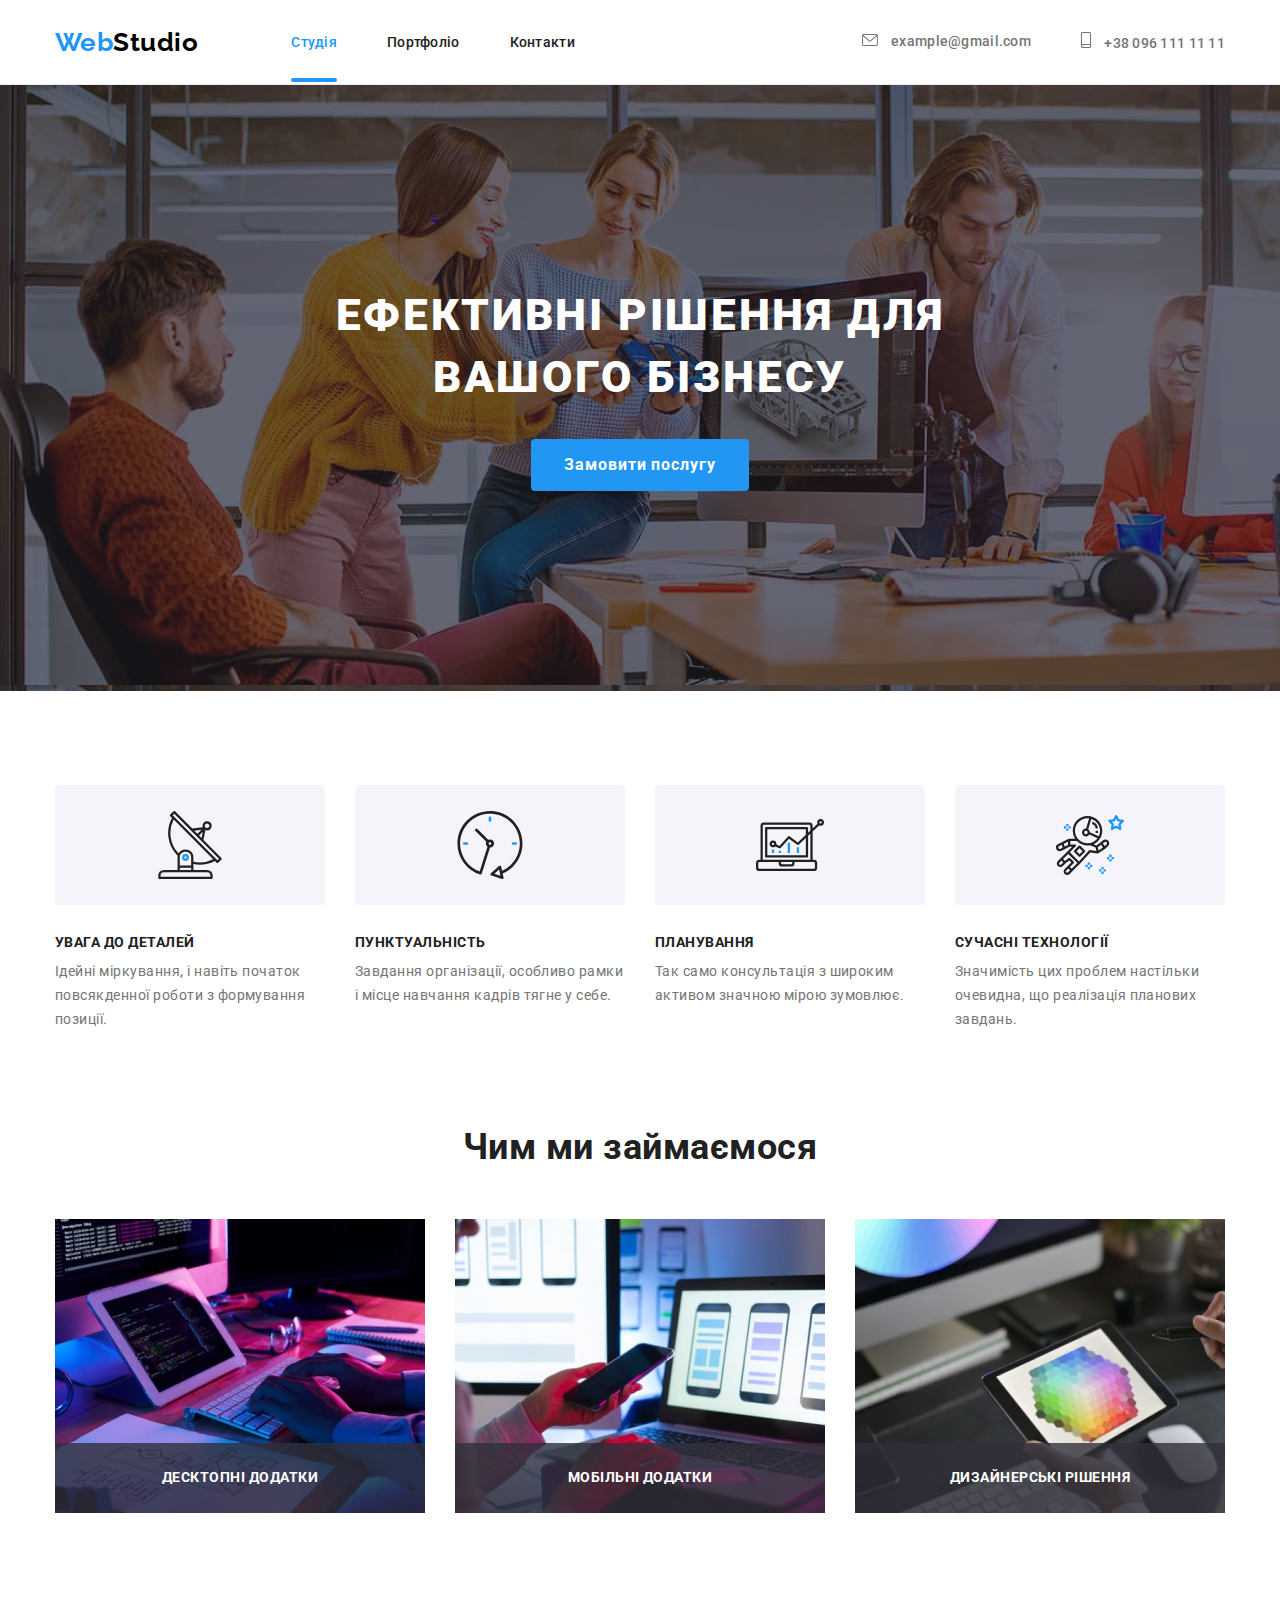
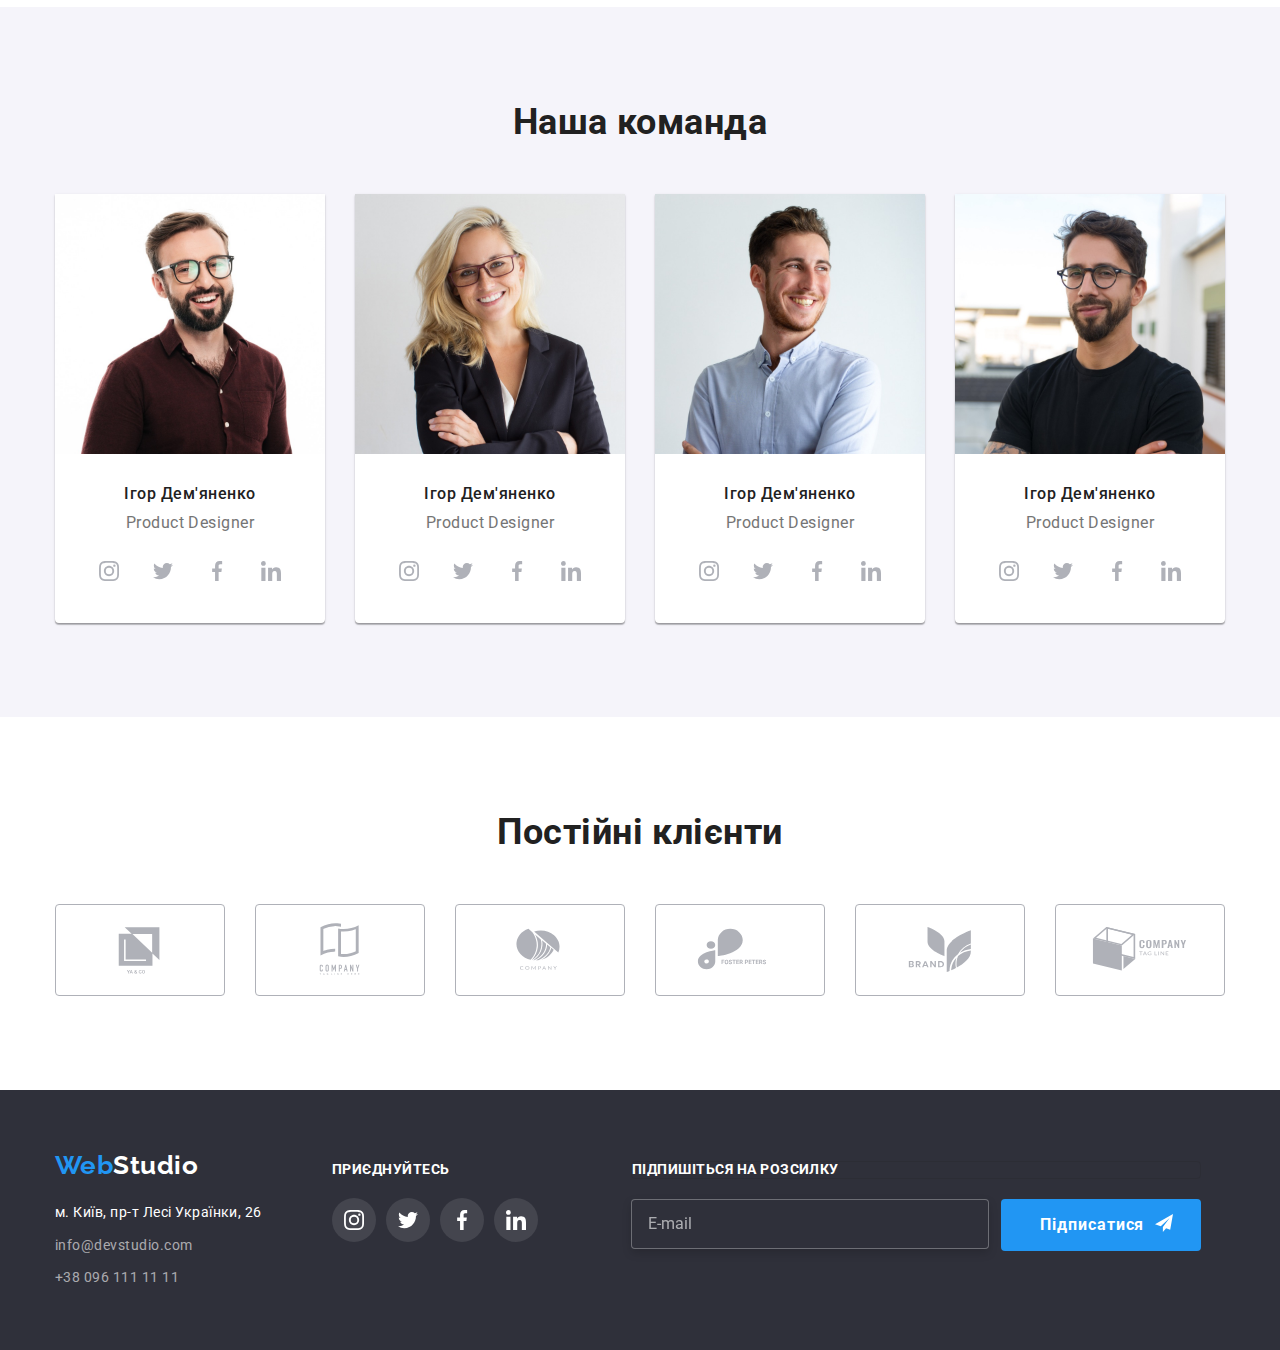
<file: index.html>
<!DOCTYPE html>
<html lang="uk">
<head>
    <meta charset="UTF-8">
    <meta http-equiv="X-UA-Compatible" content="IE=edge">
    <meta name="viewport" content="width=device-width, initial-scale=1.0">
    <title>Main Page</title>
<link rel="preconnect" href="https://fonts.googleapis.com">
<link rel="preconnect" href="https://fonts.gstatic.com" crossorigin>
<link href="https://fonts.googleapis.com/css2?family=Raleway:wght@700&family=Roboto:wght@400;500;700;900&display=swap"
    rel="stylesheet">
    <link rel="stylesheet" href="https://cdnjs.cloudflare.com/ajax/libs/modern-normalize/1.1.0/modern-normalize.min.css">
    <!-- <link rel="stylesheet" href="css/styles.css"> -->
    <link rel="stylesheet" href="./css/main.min.css">

</head>
<body class="page"> 
    <header class="header">
    <div class="container container__nav">
        <nav class="header__nav">
        <a class="header__logo" href="index.html"> <span class="header__halflogo">Web</span>Studio</a>
    <ul class="header-list list">
        <li class="header__item"><a class="header__link header__link--current" href="index.html">Студія</a></li>
        <li class="header__item"><a class="header__link" href="portfolio.html">Портфоліо</a></li>
        <li class="header__item"><a class="header__link" href="">Контакти</a></li>
    </ul>
        </nav>
        
    <ul class="header__contacts list">
        <li class="header__item"><a class="header__mail" href="mailto:example@gmail.com">
                <svg class="header__icon" width="16" height="12">
                    <use href="./images/icons.svg#icon-envelope"></use>
                </svg>
                example@gmail.com</a></li>
        <li class="header__item"><a class="header__tel" href="tel:+380961111111">
                <svg class="header__icon" width="10" height="16">
                    <use href="./images/icons.svg#icon-smartphone"></use>
                </svg>
                +38 096 111 11 11</a></li>
    </ul>
    </div>
    </header>

    <main>

    <section class="solutions">
        <div class="container">
        <h1 class="solution__head">Ефективні рішення для <br>вашого бізнесу</h1>
        <button class="button__solution" type="button" data-modal-open>Замовити послугу</button>
        </div>

    </section>

<section class="advantages section">
    <div class="container">
    <h2 class="advantages__label">Наші переваги</h2>
    <ul class="advantages__section list">
        <li class="advantages__items">
            <div class="advantages__list">
                <svg class="advantages__icon" width="70" height="70">
                    <use href="./images/icons.svg#icon-antenna-1"></use>
                </svg>
            </div>
            <h3 class="advantages__name">УВАГА ДО ДЕТАЛЕЙ</h3>
            <p class="advantages__explanation">Ідейні міркування, і навіть початок повсякденної роботи з формування позиції.</p>
        </li>
        <li class="advantages__items">
            <div class="advantages__list">
                <svg class="advantages__icon" width="70" height="70">
                    <use href="./images/icons.svg#icon-clock-1"></use>
                </svg>
            </div>
            <h3 class="advantages__name">ПУНКТУАЛЬНІСТЬ</h3>
            <p class="advantages__explanation">Завдання організації, особливо рамки і місце навчання кадрів тягне у себе.</p>
        </li>
        <li class="advantages__items">
            <div class="advantages__list">
                <svg class="advantages__icon" width="70" height="70">
                    <use href="./images/icons.svg#icon-diagram-1"></use>
                </svg>
            </div>
            <h3 class="advantages__name">ПЛАНУВАННЯ</h3>
            <p class="advantages__explanation">Так само консультація з широким активом значною мірою зумовлює.</p>
        </li>
        <li class="advantages__items">
            <div class="advantages__list">
                <svg class="advantages__icon" width="70" height="70">
                    <use href="./images/icons.svg#icon-astronaut-1"></use>
                </svg>
            </div>
            <h3 class="advantages__name">СУЧАСНІ ТЕХНОЛОГІЇ</h3>
            <p class="advantages__explanation">Значимість цих проблем настільки очевидна, що реалізація планових завдань. </p>
        </li>
    </ul>
    </div>
</section>

<section class="examples">
    <div class="container">
    <h2 class="examples__title">Чим ми займаємося</h2>
     <ul class="examples__section list">
        <li class="examples__item"><img src="images/3.jpg"
            alt="Створення макету"
            width="370" 
            height="294"/>
        <div class="examples__names">
            <p>Десктопні додатки</p>
         </div>
        </li>
        <li class="examples__item"><img src="images/2.jpg" 
            alt="Розробка дизайну" 
            width="370" 
            height="294" />
            <div class="examples__names">
                <p>Мобільні додатки</p>
            </div>
        </li>
        <li class="examples__item"><img src="images/1.jpg" 
            alt="Оформлення" 
            width="370" 
            height="294" />
            <div class="examples__names">
                <p>Дизайнерські рішення</p>
            </div>
        </li>
     </ul>
    </div>
</section>

<section class="team section">
    <div class="container">
    <h2 class="team__title">Наша команда</h2>
    <ul class="team__section list">
        <li class="team__item">
                <img src="images/7.jpg" 
                alt="Ігор Дем'яненко" 
                width="270" />
                <div class="team__card">
                    <h3 class="team__names">Ігор Дем'яненко</h3>
                    <p class="team__position">Product Designer</p>
                    <ul class="social__contacts list">
                        <li class="social__items"><a class="social__link" href="">
                                <svg class="social__icon" width="20" height="20">
                                    <use href="./images/icons.svg#icon-instagram-1"></use>
                                </svg>
                            </a></li>
                        <li class="social__items"><a class="social__link" href="">
                                <svg class="social__icon" width="20" height="20">
                                    <use href="./images/icons.svg#icon-twitter-1"></use>
                                </svg>
                            </a></li>
                        <li class="social__items"><a class="social__link" href="">
                                <svg class="social__icon" width="20" height="20">
                                    <use href="./images/icons.svg#icon-facebook-1"></use>
                                </svg>
                            </a></li>
                        <li class="social__items"><a class="social__link" href="">
                                <svg class="social__icon" width="20" height="20">
                                    <use href="./images/icons.svg#icon-linkedin-1"></use>
                                </svg>
                            </a></li>
                    </ul>
                </div> 
        </li>
        <li class="team__item">
                <img src="images/6.jpg" 
                alt="Ольга Рєпіна" 
                width="270" />
                <div class="team__card">
                    <h3 class="team__names">Ігор Дем'яненко</h3>
                    <p class="team__position">Product Designer</p>
                    <ul class="social__contacts list">
                        <li class="social__items"><a class="social__link" href="">
                                <svg class="social__icon" width="20" height="20">
                                    <use href="./images/icons.svg#icon-instagram-1"></use>
                                </svg>
                            </a></li>
                        <li class="social__items"><a class="social__link" href="">
                                <svg class="social__icon" width="20" height="20">
                                    <use href="./images/icons.svg#icon-twitter-1"></use>
                                </svg>
                            </a></li>
                        <li class="social__items"><a class="social__link" href="">
                                <svg class="social__icon" width="20" height="20">
                                    <use href="./images/icons.svg#icon-facebook-1"></use>
                                </svg>
                            </a></li>
                        <li class="social__items"><a class="social__link" href="">
                                <svg class="social__icon" width="20" height="20">
                                    <use href="./images/icons.svg#icon-linkedin-1"></use>
                                </svg>
                            </a></li>
                    </ul>
                </div>
        </li>
        <li class="team__item">
                <img src="images/5.jpg" 
                alt="Микола Тарасов" 
                width="270" />
                <div class="team__card">
                    <h3 class="team__names">Ігор Дем'яненко</h3>
                    <p class="team__position">Product Designer</p>
                    <ul class="social__contacts list">
                        <li class="social__items"><a class="social__link" href="">
                                <svg class="social__icon" width="20" height="20">
                                    <use href="./images/icons.svg#icon-instagram-1"></use>
                                </svg>
                            </a></li>
                        <li class="social__items"><a class="social__link" href="">
                                <svg class="social__icon" width="20" height="20">
                                    <use href="./images/icons.svg#icon-twitter-1"></use>
                                </svg>
                            </a></li>
                        <li class="social__items"><a class="social__link" href="">
                                <svg class="social__icon" width="20" height="20">
                                    <use href="./images/icons.svg#icon-facebook-1"></use>
                                </svg>
                            </a></li>
                        <li class="social__items"><a class="social__link" href="">
                                <svg class="social__icon" width="20" height="20">
                                    <use href="./images/icons.svg#icon-linkedin-1"></use>
                                </svg>
                            </a></li>
                    </ul>
                </div>
        </li>
        <li class="team__item">
                <img src="images/4.jpg" 
                alt="Михайло Єрмаков" 
                width="270" />
                <div class="team__card">
                    <h3 class="team__names">Ігор Дем'яненко</h3>
                    <p class="team__position">Product Designer</p>
                    <ul class="social__contacts list">
                        <li class="social__items"><a class="social__link" href="">
                                <svg class="social__icon" width="20" height="20">
                                    <use href="./images/icons.svg#icon-instagram-1"></use>
                                </svg>
                            </a></li>
                        <li class="social__items"><a class="social__link" href="">
                                <svg class="social__icon" width="20" height="20">
                                    <use href="./images/icons.svg#icon-twitter-1"></use>
                                </svg>
                            </a></li>
                        <li class="social__items"><a class="social__link" href="">
                                <svg class="social__icon" width="20" height="20">
                                    <use href="./images/icons.svg#icon-facebook-1"></use>
                                </svg>
                            </a></li>
                        <li class="social__items"><a class="social__link" href="">
                                <svg class="social__icon" width="20" height="20">
                                    <use href="./images/icons.svg#icon-linkedin-1"></use>
                                </svg>
                            </a></li>
                    </ul>
                </div>
</section>

<section class="clients section">
    <div class="container">
    <h2 class="clients__title">Постійні клієнти</h2>

    <ul class="clients__list list">
        <li class="clients__items"><a class="clients__link" href="">
            <svg class="clients__icon" width="106" height="60">
                <use href="./images/icons.svg#icon-Logo-5"></use>
            </svg>
        </a></li>
        <li class="clients__items"><a class="clients__link" href="">
            <svg class="clients__icon" width="106" height="60">
                <use href="./images/icons.svg#icon-Logo-4"></use>
            </svg>
        </a></li>
        <li class="clients__items"><a class="clients__link" href="">
            <svg class="clients__icon" width="106" height="60">
                <use href="./images/icons.svg#icon-Logo-3"></use>
            </svg>
        </a></li>
        <li class="clients__items"><a class="clients__link" href="">
            <svg class="clients__icon" width="106" height="60">
                <use href="./images/icons.svg#icon-Logo-6"></use>
            </svg>
        </a></li>
        <li class="clients__items"><a class="clients__link" href="">
            <svg class="clients__icon" width="106" height="60">
                <use href="./images/icons.svg#icon-Logo-2"></use>
            </svg>
        </a></li>
        <li class="clients__items"><a class="clients__link" href="">
                <svg class="clients__icon" width="106" height="60">
                    <use href="./images/icons.svg#icon-Logo"></use>
                </svg>
            </a></li>
    </ul>
    </div>
</section>

    </main>

    <footer class="footer">
        <div class="footer__section container">
        <div>
        <a class="footer__logo" href="index.html"> <span class="footer__halflogo">Web</span>Studio</a>
        <address>
        <ul class="footer__contacts list">
            <li>
            <a class="footer__link" href="https://goo.gl/maps/1T22P9cPpZgvF2Uz6" target="_blank" rel="noopener noreferrer"><span class="footer__address">м. Київ, пр-т Лесі Українки, 26</span> </a>
            </li>

            <li class="footer__address">
            <a class="footer__link" class="mail" href="mailto:info@devstudio.com">info@devstudio.com</a>
            </li>
            
            <li>
            <a class="footer__link" href="tel:+380961111111">+38 096 111 11 11</a>
            </li>
        </ul>
        </address>
        </div>
        
        <section class="join">
            <h2 class="join__label">ПРИЄДНУЙТЕСЬ</h2>
            <ul class="list join__list">
                <li class="join__items"><a class="join__link" href="">
                    <svg class="join__icon" width="20" height="20">
                        <use href="./images/icons.svg#icon-instagram-1"></use>
                    </svg>
                </a></li>
                <li class="join__items"><a class="join__link" href="">
                    <svg class="join__icon" width="20" height="20">
                        <use href="./images/icons.svg#icon-twitter-1"></use>
                    </svg>
                </a></li>
                <li class="join__items"><a class="join__link" href="">
                    <svg class="join__icon" width="20" height="20">
                        <use href="./images/icons.svg#icon-facebook-1"></use>
                    </svg>
                </a></li>
                </a></li>
                <li class="join__items"><a class="join__link" href="">
                    <svg class="join__icon" width="20" height="20">
                        <use href="./images/icons.svg#icon-linkedin-1"></use>
                    </svg>
                </a></li>
            </ul>
        </section>
        <div>
            <form>
                <div class="subscribe__field">
                    <label class="subscribe__label" for="mail">Підпишіться на розсилку</label>
                    <div class="subscribe__list">
                    <input class="subscribe__input" type="email" name="mail" id="mail" placeholder="E-mail"/>
                    <button class="subscribe__button" type="submit">Підписатися</button>
                    <svg class="subscribe__icon" width="18" height="18">
                        <use href="./images/icons.svg#icon-send"></use>
                    </svg>
                    </div>
                </div>
            </form>
        </div>
        </div>
    </footer>

    <div class="backdrop is-hidden" data-modal>
        <div class="modal"> 
            <div>
                <h2 class="modal__title">Залиште свої дані, ми вам передзвонимо</h2>

                <form class="form">
                     <label class="form__field">
                        <span class="form__label">Імʼя</span>
                        <input class="form__input" type="text" name="name" />
                        <svg class="form__icon" width="18" height="18">
                            <use href="./images/icons.svg#icon-person"></use>
                        </svg>
                        </label>

                    <div class="form__field">
                        <span class="form__label">Телефон</span>
                        <input class="form__input" type="tel" name="tel" />
                        <svg class="form__icon" width="18" height="18">
                            <use href="./images/icons.svg#icon-phone"></use>
                        </svg>
                    </div>

                    <div class="form__field">
                        <span class="form__label">Пошта</span>
                        <input class="form__input" type="email" name="mail" />
                        <svg class="form__icon" width="18" height="18">
                            <use href="./images/icons.svg#icon-email"></use>
                        </svg>
                    </div>

                    <div class="form__field">
                        <span class="form__label">Комментар</span>
                        <textarea class="form__textarea" name="feedback" rows="" placeholder="Введіть текст"></textarea>
                    </div>
                </form>

                <label class="form__policy" >
                    <input class="form__policy-checkbox" type="checkbox" name="policy" id="policy" />
                    <svg class="form__policy-icon" width="16" height="15">
                        <use href="./images/icons.svg#icon-modal-check"></use>
                    </svg>
                    <!-- <span class="checkbox-img"></span> -->
                   Погоджуюся з розсилкою та приймаю<span><a class="form__policy-details" href="">Умови договору</a></span>
                </label>
                
                
                <button class="form__send-button" type="submit">Відправити</button>
            </div>

            <div>
                <button class="backdrop__closeButton" data-modal-close>
                    <svg class="backdrop__closeIcon" width="18" height="18">
                        <use href="./images/icons.svg#icon-close"></use>
                    </svg>
                </button>
            </div>
        </div>
    </div>
<script src="./js/modal.js"></script>

</body>
</html>
</file>
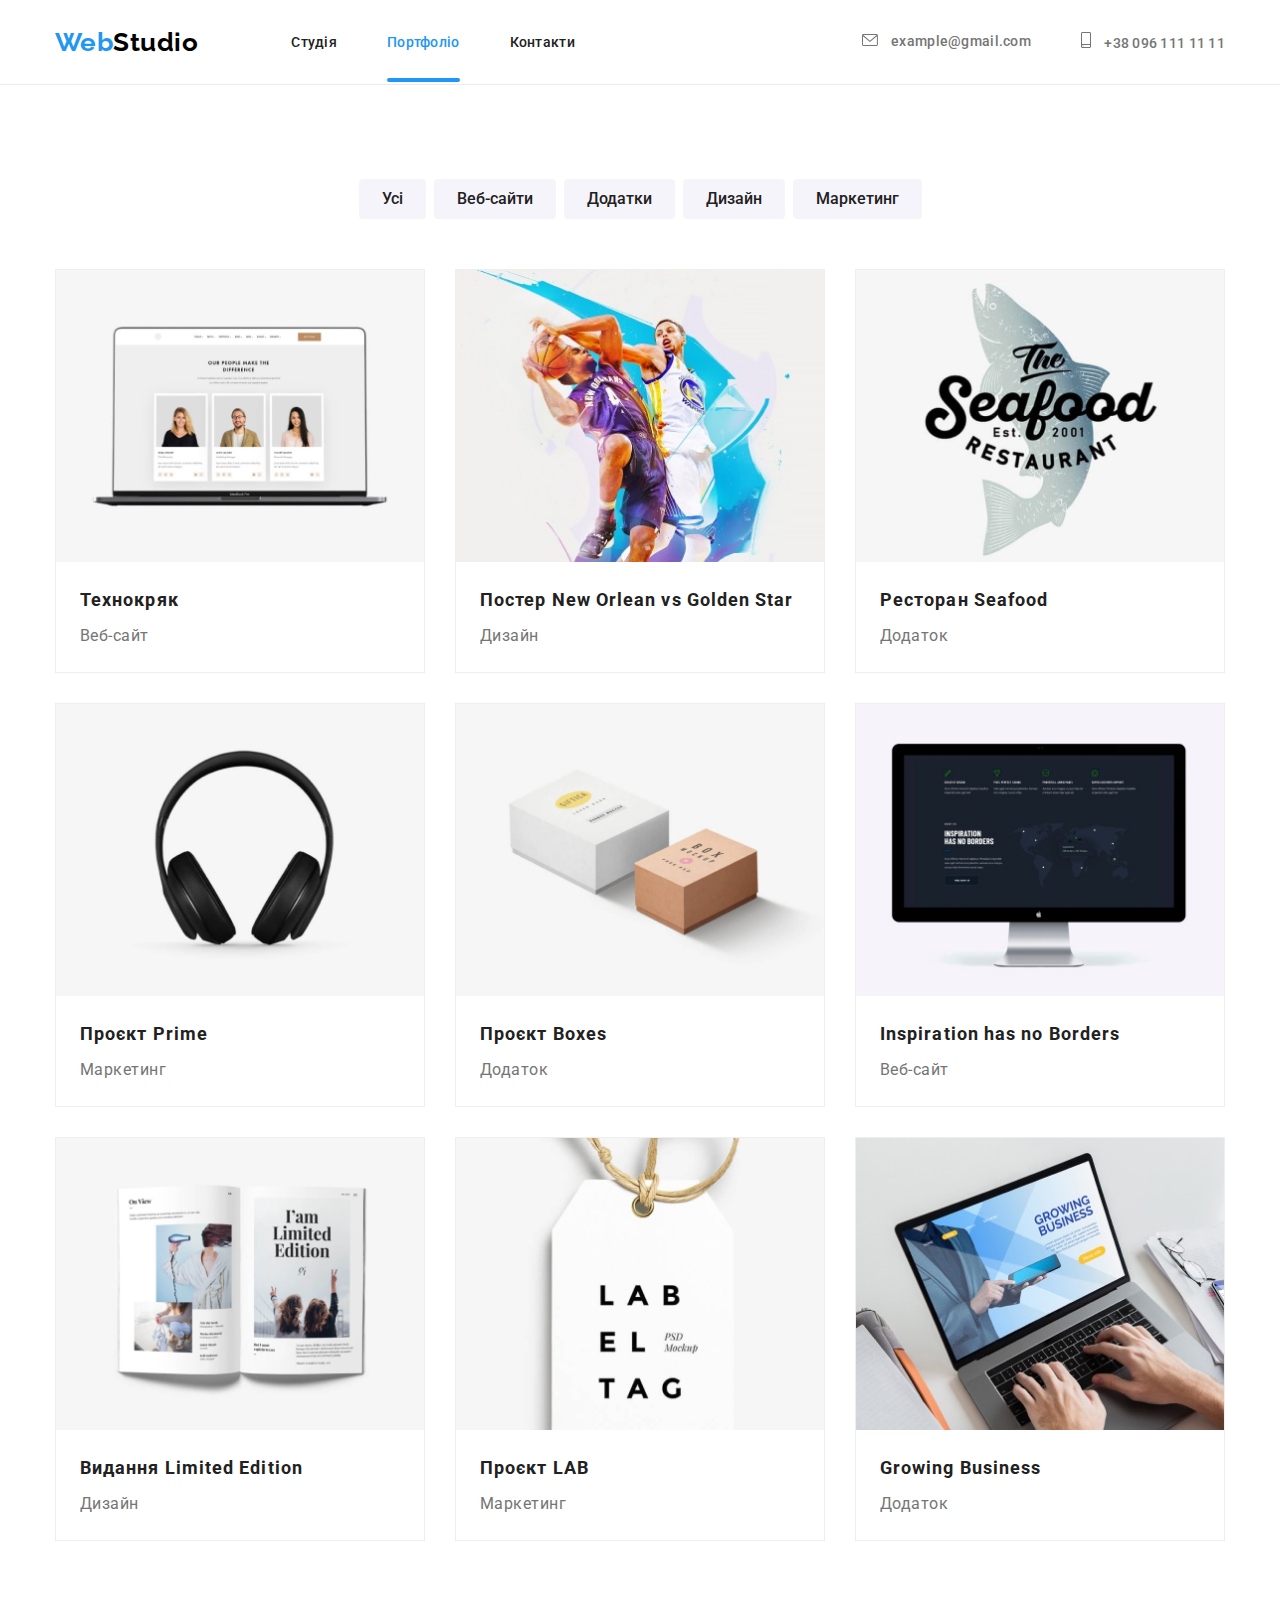
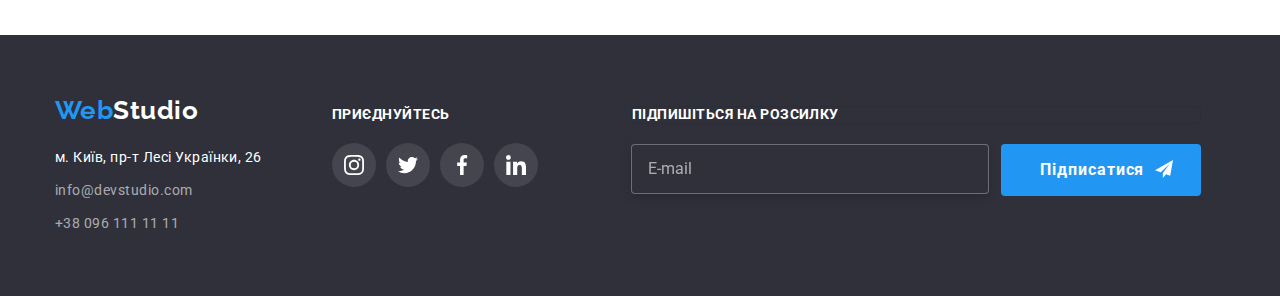
<file: portfolio.html>
<!DOCTYPE html>
<html lang="uk">

<head>
    <meta charset="UTF-8">
    <meta http-equiv="X-UA-Compatible" content="IE=edge">
    <meta name="viewport" content="width=device-width, initial-scale=1.0">
    <title>Portfolio</title>
    <link rel="preconnect" href="https://fonts.googleapis.com"> 
<link rel="preconnect" href="https://fonts.gstatic.com" crossorigin> 
<link href="https://fonts.googleapis.com/css2?family=Raleway:wght@700&family=Roboto:wght@400;500;700;900&display=swap" rel="stylesheet">
<link rel="stylesheet" href="https://cdnjs.cloudflare.com/ajax/libs/modern-normalize/1.1.0/modern-normalize.min.css">
    <!-- <link rel="stylesheet" href="css/styles.css"> -->
    <link rel="stylesheet" href="./css/main.min.css">
</head>

<body class="page">
    <header class="header">
        <div class="container container__nav">
            <nav class="header__nav">
                <a class="header__logo" href="index.html"> <span class="header__halflogo">Web</span>Studio</a>
                <ul class="header-list list">
                    <li class="header__item"><a class="header__link" href="index.html">Студія</a></li>
                    <li class="header__item"><a class="header__link header__link--current" href="portfolio.html">Портфоліо</a></li>
                    <li class="header__item"><a class="header__link" href="">Контакти</a></li>
                </ul>
            </nav>
    
            <ul class="header__contacts list">
                <li class="header__item"><a class="header__mail" href="mailto:example@gmail.com">
                        <svg class="header__icon" width="16" height="12">
                            <use href="./images/icons.svg#icon-envelope"></use>
                        </svg>
                        example@gmail.com</a></li>
                <li class="header__item"><a class="header__tel" href="tel:+380961111111">
                        <svg class="header__icon" width="10" height="16">
                            <use href="./images/icons.svg#icon-smartphone"></use>
                        </svg>
                        +38 096 111 11 11</a></li>
            </ul>
        </div>
    </header>

    <main>
        <section class="portfolio section">
            <div class="container">
            <h1 class="portfolio__title">Портфоліо</h1>
            <ul class="buttons list">
                <li class="buttons__item"><button class="buttons__button" type="button">Усі</button></li>
                <li class="buttons__item"><button class="buttons__button" type="button">Веб-сайти</button></li>
                <li class="buttons__item"><button class="buttons__button" type="button">Додатки</button></li>
                <li class="buttons__item"><button class="buttons__button" type="button">Дизайн</button></li>
                <li class="buttons__item"><button class="buttons__button" type="button">Маркетинг</button></li>
            </ul>

            <ul class="list card-set">
            
                <li class="card-set__item">
                    <div class="product">
                        <a class="product__link" href=""><img src="images/portfolio/img.jpg" alt="Візуалізація макету" width="370"
                                height="294" />
                        </a>
                        <div class="product__content">
                            <p>Ресурс пропонує комплексні пропозиції з різним рівнем функціоналу та сервісів. Все це дозволить
                                відвідувачу отримати
                                вичерпні відомості про компанію чи приватну особу.</p>
                        </div>
                    </div>
            
                    <div class="product__meta">
                        <h2 class="product__name">Технокряк</h2>
                        <p class="product__atribute">Веб-сайт</p>
                    </div>
                </li>
            
                <li class="card-set__item">
                    <div class="product">
                        <a class="product__link" href=""><img src="images/portfolio/img-2.jpg" alt="Постер" width="370"
                                height="294" />
                        </a>
                        <div class="product__content">
                            <p>Lorem ipsum dolor, sit amet consectetur adipisicing elit. Quod, sed ullam. Deserunt facere ad
                                consectetur iusto dignissimos totam libero asperiores.</p>
                        </div>
                    </div>
            
                    <div class="product__meta">
                        <h2 class="product__name">Постер New Orlean vs Golden Star</h2>
                        <p class="product__atribute">Дизайн</p>
                    </div>
                </li>
            
                <li class="card-set__item">
                    <div class="product">
                        <a class="product__link" href=""><img src="images/portfolio/img-3.jpg" alt="Лейб Ресторану" width="370"
                                height="294" />
                        </a>
                        <div class="product__content">
                            <p>Lorem ipsum dolor, sit amet consectetur adipisicing elit. Quod, sed ullam. Deserunt facere ad
                                consectetur iusto
                                dignissimos totam libero asperiores.</p>
                        </div>
                    </div>
            
                    <div class="product__meta">
                        <h2 class="product__name">Ресторан Seafood</h2>
                        <p class="product__atribute">Додаток</p>
                    </div>
                </li>
            
                <li class="card-set__item">
                    <div class="product">
                        <a class="product__link" href=""><img src="images/portfolio/img-4.jpg" alt="Навушники" width="370"
                                height="294" />
                        </a>
                        <div class="product__content">
                            <p>Lorem ipsum dolor, sit amet consectetur adipisicing elit. Quod, sed ullam. Deserunt facere ad
                                consectetur iusto
                                dignissimos totam libero asperiores.</p>
                        </div>
                    </div>
            
                    <div class="product__meta">
                        <h2 class="product__name">Проєкт Prime</h2>
                        <p class="product__atribute">Маркетинг</p>
                    </div>
                </li>
            
                <li class="card-set__item">
                    <div class="product">
                        <a class="product__link" href=""><img src="images/portfolio/img-5.jpg" alt="Коробки" width="370"
                                height="294" />
                        </a>
                        <div class="product__content">
                            <p>Lorem ipsum dolor, sit amet consectetur adipisicing elit. Quod, sed ullam. Deserunt facere ad
                                consectetur iusto
                                dignissimos totam libero asperiores.</p>
                        </div>
                    </div>
            
                    <div class="product__meta">
                        <h2 class="product__name">Проєкт Boxes</h2>
                        <p class="product__atribute">Додаток</p>
                    </div>
                </li>
            
                <li class="card-set__item">
                    <div class="product">
                        <a class="product__link" href=""><img src="images/portfolio/img-6.jpg" alt="Макет сайту" width="370"
                                height="294" />
                        </a>
                        <div class="product__content">
                            <p>Lorem ipsum dolor, sit amet consectetur adipisicing elit. Quod, sed ullam. Deserunt facere ad
                                consectetur iusto
                                dignissimos totam libero asperiores.</p>
                        </div>
                    </div>
                    <div class="product__meta">
                        <h2 class="product__name">Inspiration has no Borders</h2>
                        <p class="product__atribute">Веб-сайт</p>
                    </div>
                </li>
            
                <li class="card-set__item">
                    <div class="product">
                        <a class="product__link" href=""><img src="images/portfolio/img-7.jpg" alt="Розгорнута книга" width="370"
                                height="294" />
                        </a>
                        <div class="product__content">
                            <p>Lorem ipsum dolor, sit amet consectetur adipisicing elit. Quod, sed ullam. Deserunt facere ad
                                consectetur iusto
                                dignissimos totam libero asperiores.</p>
                        </div>
                    </div>
            
                    <div class="product__meta">
                        <h2 class="product__name">Видання Limited Edition</h2>
                        <p class="product__atribute">Дизайн</p>
                    </div>
                </li>
            
                <li class="card-set__item">
                    <div class="product">
                        <a class="product__link" href=""><img src="images/portfolio/img-8.jpg" alt="Етикетка" width="370"
                                height="294" />
                        </a>
                        <div class="product__content">
                            <p>Lorem ipsum dolor, sit amet consectetur adipisicing elit. Quod, sed ullam. Deserunt facere ad
                                consectetur iusto
                                dignissimos totam libero asperiores.</p>
                        </div>
                    </div>
            
                    <div class="product__meta">
                        <h2 class="product__name">Проєкт LAB</h2>
                        <p class="product__atribute">Маркетинг</p>
                    </div>
                </li>
            
                <li class="card-set__item">
                    <div class="product">
                        <a class="product__link" href=""><img src="images/portfolio/img-9.jpg" alt="Ноутбук" width="370"
                                height="294" />
                        </a>
                        <div class="product__content">
                            <p>Lorem ipsum dolor, sit amet consectetur adipisicing elit. Quod, sed ullam. Deserunt facere ad
                                consectetur iusto
                                dignissimos totam libero asperiores.</p>
                        </div>
                    </div>
            
                    <div class="product__meta">
                        <h2 class="product__name">Growing Business</h2>
                        <p class="product__atribute">Додаток</p>
                    </div>
                </li>
            </ul>
            </div>
            </section>
    </main>

    <footer class="footer">
        <div class="footer__section container">
            <div>
                <a class="footer__logo" href="index.html"> <span class="footer__halflogo">Web</span>Studio</a>
                <address>
                    <ul class="footer__contacts list">
                        <li>
                            <a class="footer__link" href="https://goo.gl/maps/1T22P9cPpZgvF2Uz6" target="_blank"
                                rel="noopener noreferrer"><span class="footer__address">м. Київ, пр-т Лесі Українки,
                                    26</span> </a>
                        </li>
    
                        <li class="footer__address">
                            <a class="footer__link" class="mail" href="mailto:info@devstudio.com">info@devstudio.com</a>
                        </li>
    
                        <li>
                            <a class="footer__link" href="tel:+380961111111">+38 096 111 11 11</a>
                        </li>
                    </ul>
                </address>
            </div>
    
            <section class="join">
                <h2 class="join__label">ПРИЄДНУЙТЕСЬ</h2>
                <ul class="list join__list">
                    <li class="join__items"><a class="join__link" href="">
                            <svg class="join__icon" width="20" height="20">
                                <use href="./images/icons.svg#icon-instagram-1"></use>
                            </svg>
                        </a></li>
                    <li class="join__items"><a class="join__link" href="">
                            <svg class="join__icon" width="20" height="20">
                                <use href="./images/icons.svg#icon-twitter-1"></use>
                            </svg>
                        </a></li>
                    <li class="join__items"><a class="join__link" href="">
                            <svg class="join__icon" width="20" height="20">
                                <use href="./images/icons.svg#icon-facebook-1"></use>
                            </svg>
                        </a></li>
                    </a></li>
                    <li class="join__items"><a class="join__link" href="">
                            <svg class="join__icon" width="20" height="20">
                                <use href="./images/icons.svg#icon-linkedin-1"></use>
                            </svg>
                        </a></li>
                </ul>
            </section>
            <div>
                <form>
                    <div class="subscribe__field">
                        <label class="subscribe__label" for="mail">Підпишіться на розсилку</label>
                        <div class="subscribe__list">
                            <input class="subscribe__input" type="email" name="mail" id="mail" placeholder="E-mail" />
                            <button class="subscribe__button" type="submit">Підписатися</button>
                            <svg class="subscribe__icon" width="18" height="18">
                                <use href="./images/icons.svg#icon-send"></use>
                            </svg>
                        </div>
                    </div>
                </form>
            </div>
        </div>
    </footer>
    </body>
    
    </html>
</file>
<file: css/styles.css>
:root {
  --primary-text-color: #212121;
  --accent-text-color: #2196f3;
  --primary-white-color: #ffffff;
}

.page {
  color: var(--primary-text-color);

  font-family: Roboto, sans-serif;
  letter-spacing: 0.03em;
}

h1,
h2,
h3,
p,
ul {
  margin: 0;
  padding: 0;
}

img {
  display: block;
  height: auto;
  max-width: 100%;
}

.list {
  list-style: none;
}

.link {
  text-decoration: none;
}

.container {
  margin-left: auto;
  margin-right: auto;
  width: 1200px;
  padding-left: 15px;
  padding-right: 15px;
  /* outline: 2px solid tomato; */
}

.section {
  padding-top: 94px;
  padding-bottom: 94px;
}

/* header */
.header {
  border-bottom: 1px solid #ececec;
}

.main-nav {
  display: flex;
  /* align-items: center; */
}

/* лого */
.logo {
  color: #000000;
  text-decoration: none;

  font-family: Raleway, sans-serif;
  font-weight: 700;
  font-size: 26px;
  line-height: 1.2;

  transition-property: color;
  transition-duration: 250ms;
  transition-timing-function: cubic-bezier(0.4, 0, 0.2, 1);
}

.logo:hover,
.logo:focus {
  color: var(--accent-text-color);
}

.logo-half {
  color: var(--accent-text-color);
}

/* навігація */
nav {
  display: flex;
  align-items: center;
}

.site-nav {
  display: flex;
  margin-left: 93px;
}

.site-nav .item + .item {
  margin-left: 50px;
}

.site-nav .link {
  display: block;
  padding-top: 32px;
  padding-bottom: 32px;

  color: var(--primary-text-color);

  font-weight: 500;
  font-size: 14px;
  line-height: 1.1;
  letter-spacing: 0.02em;
  text-decoration: none;

  transition-property: color;
  transition-duration: 250ms;
  transition-timing-function: cubic-bezier(0.4, 0, 0.2, 1);
}

.site-nav .link:hover,
.site-nav .link:focus {
  color: var(--accent-text-color);
}

.link.current {
  color: var(--accent-text-color);
  position: relative;
}

.link.current::after {
  content: "";

  position: absolute;
  display: inline-block;

  top: 95%;
  left: 0%;

  width: 100%;
  height: 4px;
  border-radius: 4px;

  background-color: var(--accent-text-color);
}

/* контакти */
.contacts {
  display: flex;
  margin-left: auto;
  padding: 32px 0;
}

.contacts .item + .item {
  margin-left: 50px;
}

.contacts-link {
  color: #757575;
  text-decoration: none;

  font-weight: 500;
  font-size: 14px;
  line-height: 1.1;
  letter-spacing: 0.02em;

  transition-property: color;
  transition-duration: 250ms;
  transition-timing-function: cubic-bezier(0.4, 0, 0.2, 1);
}

.contacts-link:hover,
.contacts-link:focus {
  color: var(--accent-text-color);
}

.contacts-icon {
  fill: currentColor;
  margin-right: 10px;
}

/* ефективні рішення */
.solutions {
  background-image: linear-gradient(
      to right,
      rgba(47, 48, 58, 0.4),
      rgba(47, 48, 58, 0.4)
    ),
    url(../images/background.jpg);
  /* background-image: url(/images/background.jpg); */
  padding: 200px 0;
  max-width: 1600px;
  margin-left: auto;
  margin-right: auto;
}

.head-solution {
  color: var(--primary-white-color);

  font-weight: 900;
  font-size: 44px;
  line-height: 1.4;
  letter-spacing: 0.06em;
  text-transform: uppercase;
  text-align: center;

  margin-bottom: 30px;
}

.solution-button {
  margin: 0 auto;
  border: 1px solid transparent;
  border-radius: 4px;
  padding: 10px 32px;
  min-width: 216px;

  color: var(--primary-white-color);
  background-color: var(--accent-text-color);
  cursor: pointer;

  font-weight: 700;
  font-size: 16px;
  line-height: 1.9;
  display: flex;
  letter-spacing: 0.06em;

  transition-property: background-color;
  transition-duration: 250ms;
  transition-timing-function: cubic-bezier(0.4, 0, 0.2, 1);
}

.solution-button:hover,
.solution-button:focus {
  color: var(--accent-text-color);
  background-color: var(--primary-white-color);
}

/* переваги */
.advantages h2 {
  /* display: none;
  font-weight: 700;
  font-size: 36px;
  line-height: 1.2;
  text-align: center; */
  position: absolute;
  white-space: nowrap;
  width: 1px;
  height: 1px;
  overflow: hidden;
  border: 0;
  padding: 0;
  clip: rect(0 0 0 0);
  clip-path: inset(50%);
  margin: -1px;
}

.section-advantages {
  display: flex;
}

.section-advantages .items {
  width: 270px;
}

.section-advantages .items + .items {
  margin-left: 30px;
}

.section-advantages h3 {
  margin-top: 30px;
  margin-bottom: 10px;

  color: var(--primary-text-color);

  font-weight: 700;
  font-size: 14px;
  line-height: 1.1;
  text-transform: uppercase;
}

.section-advantages p {
  color: #757575;

  font-size: 14px;
  line-height: 1.7;
}

.advantages-list {
  display: flex;
  justify-content: center;
  align-items: center;

  height: 120px;
  width: 270px;

  background-color: #f5f4fa;

  border: 1px solid transparent;
  border-radius: 4px;
}

.advantages-icon {
  border: 1px solid transparent;
  border-radius: 4px;
  /* outline: 2px solid red; */
}

/* Чим ми займаємося */
.examples {
  padding-bottom: 94px;
}

.examples h2 {
  margin-bottom: 50px;

  font-weight: 700;
  font-size: 36px;
  line-height: 1.2;
  text-align: center;
}

.section-examples {
  display: flex;
}

.section-examples .item + .item {
  margin-left: 30px;
}

.section-examples .item {
  position: relative;
}

.examples-content {
  position: absolute;
  display: flex;
  align-items: center;
  justify-content: center;

  height: 70px;
  width: 370px;
  bottom: -12%;
  left: 50%;
  transform: translate(-50%, -50%);

  font-weight: 700;
  font-size: 14px;
  line-height: 1.14;
  text-align: center;
  text-transform: uppercase;
  color: var(--primary-white-color);
  background: rgba(47, 48, 58, 0.8);
}

/* команда */

.team {
  background-color: #f5f4fa;
}

.team h2 {
  margin-bottom: 50px;

  font-weight: 700;
  font-size: 36px;
  line-height: 1.2;
  text-align: center;
}

.section-team {
  display: flex;
  justify-content: space-between;
}

.section-team .item {
  background-color: var(--primary-white-color);
  box-shadow: 0px 1px 3px rgba(0, 0, 0, 0.12), 0px 1px 1px rgba(0, 0, 0, 0.14),
    0px 2px 1px rgba(0, 0, 0, 0.2);
  border-radius: 0px 0px 4px 4px;
}

.team-names {
  margin: 30px 0;
}

.section-team h3 {
  /* margin-top: 30px; */
  margin-bottom: 10px;

  color: var(--primary-text-color);

  font-weight: 500;
  font-size: 16px;
  line-height: 1.2;
  text-align: center;
}

.section-team p {
  color: #757575;

  font-size: 16px;
  line-height: 1.2;
  text-align: center;
}

.team-social {
  display: flex;
  margin-top: 16px;
  margin-bottom: 30px;
  margin-left: 32px;
  margin-right: 32px;
}

.team-link {
  color: #afb1b8;

  height: 44px;
  width: 44px;

  display: flex;
  justify-content: center;
  align-items: center;

  border-radius: 50%;

  transition-property: background-color, color;
  transition-duration: 250ms;
  transition-timing-function: cubic-bezier(0.4, 0, 0.2, 1);
}

.team-icon {
  fill: currentColor;
}

.team-link:hover,
.team-link:focus {
  color: var(--primary-white-color);
  background-color: var(--accent-text-color);
}

.team-social .items + .items {
  margin-left: 10px;
}

/* клієнти */
.clients h2 {
  color: var(--primary-text-color);
  font-size: 36px;
  line-height: 1.16;
  text-align: center;

  margin-bottom: 50px;
}

.clients-list {
  display: flex;
  justify-content: center;
}

.clients-list .items {
  display: flex;
  align-items: center;
}

.clients-list .items + .items {
  margin-left: 30px;
}

.clients-link {
  width: 170px;
  height: 92px;

  display: flex;
  justify-content: center;
  align-items: center;

  color: #afb1b8;
  border: 1px solid #afb1b8;
  border-radius: 4px;

  transition-property: background-color, color, border;
  transition-duration: 250ms;
  transition-timing-function: cubic-bezier(0.4, 0, 0.2, 1);
}

.clients-icon {
  fill: currentColor;
}

.clients-link:hover,
.clients-link:focus {
  color: var(--accent-text-color);
  border: 1px solid var(--accent-text-color);
  border-radius: 4px;
}

/* Підвал */
.bottom {
  background-color: #2f303a;
  padding: 60px 0;
}

.section-bottom {
  display: flex;
  align-items: baseline;
}

/* лого-підвал */
.logo-bottom {
  display: inline-block;
  margin-bottom: 20px;

  color: var(--primary-white-color);
  text-decoration: none;

  font-family: Raleway, sans-serif;
  font-weight: 700;
  font-size: 26px;
  line-height: 1.2;

  transition-property: color;
  transition-duration: 250ms;
  transition-timing-function: cubic-bezier(0.4, 0, 0.2, 1);
}

.logo-bottom:hover,
.logo-bottom:focus {
  color: var(--accent-text-color);
}

.logo-half {
  color: var(--accent-text-color);
}

/* контакти-підвал */
.contacts-bottom a {
  color: rgba(255, 255, 255, 0.6);
  text-decoration: none;
  font-style: normal;

  font-size: 14px;
  line-height: 1.7;

  transition-property: color;
  transition-duration: 250ms;
  transition-timing-function: cubic-bezier(0.4, 0, 0.2, 1);
}

.contacts-bottom a:hover,
.contacts-bottom a:focus {
  color: var(--accent-text-color);
}

.contacts-address {
  color: var(--primary-white-color);

  transition-property: color;
  transition-duration: 250ms;
  transition-timing-function: cubic-bezier(0.4, 0, 0.2, 1);
}

.contacts-address:hover,
.contacts-address:focus {
  color: var(--accent-text-color);
}

.address-link {
  margin: 9px 0;
}

.contacts-bottom .mail {
  margin: 9px 0;
}

.join {
  margin-left: 70px;
}

.join h2 {
  color: var(--primary-white-color);
  font-size: 14px;
  line-height: 1.14;
}

.join-list {
  display: flex;
  margin-top: 20px;
}

.join-list .blabla + .blabla {
  margin-left: 10px;
}

.join-link {
  color: var(--primary-white-color);

  height: 44px;
  width: 44px;

  display: flex;
  justify-content: center;
  align-items: center;

  border-radius: 50%;

  background: rgba(255, 255, 255, 0.1);

  transition-property: background-color;
  transition-duration: 250ms;
  transition-timing-function: cubic-bezier(0.4, 0, 0.2, 1);
}

.join-icon {
  fill: currentColor;
}

.join-link:hover,
.join-link:focus {
  background-color: var(--accent-text-color);
}

.subscribe-field {
  /* position: relative; */
  display: flex;
  flex-direction: column;
  margin-left: 93px;
}

.subscribe-field label {
  font-weight: 700;
  font-size: 14px;
  line-height: 1.14;
  text-transform: uppercase;

  color: #ffffff;

  border: 1px solid rgba(33, 33, 33, 0.2);
  border-radius: 4px;

  margin-bottom: 20px;
}

.subscribe-field input {
  width: 358px;
  height: 50px;

  padding-left: 16px;

  border: 1px solid rgba(255, 255, 255, 0.3);
  filter: drop-shadow(0px 4px 4px rgba(0, 0, 0, 0.15));
  border-radius: 4px;

  color: var(--primary-white-color);
  background-color: #2f303a;

  transition: border 250ms cubic-bezier(0.4, 0, 0.2, 1);
}

.subscribe-field input::placeholder {
  font-size: 16px;
  line-height: 1.25;

  color: rgba(255, 255, 255, 0.6);
}

.subscribe-field input:focus {
  border: 1px solid var(--accent-text-color);
}

.subscribe-list {
  position: relative;
  display: flex;
}

.subscribe-list button {
  margin-left: 12px;
}

.subscribe-button {
  padding-left: 28px;
  padding-top: 10px;
  padding-right: 62px;
  padding-bottom: 10px;

  min-width: 200px;

  border: 1px solid transparent;
  border-radius: 4px;

  color: var(--primary-white-color);
  background-color: var(--accent-text-color);
  cursor: pointer;

  font-weight: 700;
  font-size: 16px;
  line-height: 1.88;
  letter-spacing: 0.06em;
}

.subscribe-icon {
  position: absolute;
  left: 90%;
  top: 30%;

  fill: var(--primary-white-color);
}

/* Портфоліо */

.portfolio h1 {
  position: absolute;
  white-space: nowrap;
  width: 1px;
  height: 1px;
  overflow: hidden;
  border: 0;
  padding: 0;
  clip: rect(0 0 0 0);
  clip-path: inset(50%);
  margin: -1px;
}

/* кнопки */
.portfolio-buttons {
  display: flex;
  margin-bottom: 50px;
  justify-content: center;
}

.button-item {
  display: flex;
  border: 1px solid transparent;
  border-radius: 4px;
  padding: 6px 22px;

  color: var(--primary-text-color);
  background-color: #f5f4fa;
  cursor: pointer;

  font-family: inherit;
  font-weight: 500;
  font-size: 16px;
  line-height: 1.6;

  transition-property: background-color, color, box-shadow;
  transition-duration: 250ms;
  transition-timing-function: cubic-bezier(0.4, 0, 0.2, 1);
}

.portfolio-buttons .item + .item {
  margin-left: 8px;
}

.button-item:hover,
.button-item:focus {
  background-color: var(--accent-text-color);
  color: var(--primary-white-color);

  box-shadow: 0px 3px 1px rgba(0, 0, 0, 0.1), 0px 1px 2px rgba(0, 0, 0, 0.08),
    0px 2px 2px rgba(0, 0, 0, 0.12);
}

/* лого */
.section-portfolio {
  display: flex;
  flex-wrap: wrap;
}

.portfolio-flex {
  /* display: block; */
  /* position: relative; */
  border: 1px solid #eeeeee;
  margin-right: 30px;
  margin-bottom: 30px;
  width: 370px;
  height: 404px;

  transition-property: box-shadow;
  transition-duration: 250ms;
  transition-timing-function: cubic-bezier(0.4, 0, 0.2, 1);
}

.portfolio-flex:hover,
.portfolio-flex:focus {
  box-shadow: 0px 1px 1px rgba(0, 0, 0, 0.12), 0px 4px 4px rgba(0, 0, 0, 0.06),
    1px 4px 6px rgba(0, 0, 0, 0.16);
}

.portfolio-flex:nth-child(3n) {
  margin-right: 0;
}

.portfolio-flex:nth-child(n + 7) {
  margin-bottom: 0;
}

.portfolio-names {
  padding: 20px 24px;
}

.section-portfolio h2 {
  margin-bottom: 4px;

  color: var(--primary-text-color);

  font-weight: 700;
  font-size: 18px;
  line-height: 2;
  letter-spacing: 0.06em;
}

.section-portfolio p {
  color: #757575;

  font-size: 16px;
  line-height: 1.8;
}

.thumb {
  position: relative;
  overflow: hidden;
}

.thumb::before {
  content: "";
  position: absolute;
  /* display: inline-block;    */
  width: 100%;
  height: 100%;
  background-color: rgba(33, 150, 243, 0.9);
  opacity: 0;

  transform: translateY(100%);

  transition-property: opacity, transform;
  transition-duration: 250ms;
  transition-timing-function: cubic-bezier(0.4, 0, 0.2, 1);
}

.portfolio-flex:hover .thumb:before,
.portfolio-flex:focus .thumb:before {
  opacity: 1;
  transform: translateY(0);
}

.product-content {
  position: absolute;

  font-size: 18px;
  line-height: 1.55;

  height: 168px;
  width: 322px;
  top: 50%;
  left: 50%;
  transform: translate(-50%, 120%);

  /* opacity: 0; */

  transition-property: opacity, transform;
  transition-duration: 250ms;
  transition-timing-function: cubic-bezier(0.4, 0, 0.2, 1);
}

.product-content p {
  color: var(--primary-white-color);
}

.portfolio-flex:hover .product-content,
.portfolio-flex:focus .product-content {
  opacity: 1;
  transform: translate(-50%, -50%);
}

/* бекдроп + модалка */

.backdrop {
  position: fixed;
  top: 0;
  left: 0;
  width: 100%;
  height: 100%;
  background-color: rgba(0, 0, 0, 0.2);
  /* background-color: red; */
  opacity: 1;

  transition: opacity 250ms cubic-bezier(0.4, 0, 0.2, 1);
}

.backdrop.is-hidden {
  opacity: 0;
  pointer-events: none;
}

.modal {
  position: absolute;
  top: 50%;
  left: 50%;
  transform: translate(-50%, -50%);

  max-height: 581px;
  max-width: 528px;

  box-shadow: 0px 1px 3px rgba(0, 0, 0, 0.12), 0px 1px 1px rgba(0, 0, 0, 0.14),
    0px 2px 1px rgba(0, 0, 0, 0.2);

  background-color: #fff;
  /* background-color: red; */

  border-radius: 4px;
}

.close-button {
  position: absolute;
  top: 0;
  right: 0;
  margin-top: 8px;
  margin-right: 8px;
  display: flex;
  justify-content: center;
  align-items: center;

  height: 30px;
  width: 30px;

  border: 1px solid rgba(0, 0, 0, 0.1);
  border-radius: 50%;

  background-color: var(--primary-white-color);
  color: var(--primary-text-color);

  cursor: pointer;

  transition: color 250ms cubic-bezier(0.4, 0, 0.2, 1);
}

.close-icon {
  fill: currentColor;
}

.close-button:hover,
.close-button:focus {
  color: var(--accent-text-color);
}

textarea {
  resize: none;
}

.modal h2 {
  font-size: 20px;
  line-height: 1.15;
  text-align: center;

  color: #212121;

  margin-left: 40px;
  margin-right: 40px;
  margin-top: 40px;
  margin-bottom: 12px;
}

.form {
  height: 342px;
  width: 448px;
  margin-left: 40px;
  margin-right: 40px;
  margin-bottom: 20px;
}

.form-field {
  position: relative;
  display: flex;
  flex-direction: column;
  margin-bottom: 10px;
}

.form-input {
  height: 40px;

  padding-left: 42px;

  border: 1px solid rgba(33, 33, 33, 0.2);
  border-radius: 4px;

  transition: border 250ms cubic-bezier(0.4, 0, 0.2, 1);
}

.form-input:focus {
  border: 1px solid var(--accent-text-color);
}

.form-field label {
  font-weight: 400;
  font-size: 12px;
  line-height: 1.16;
  letter-spacing: 0.01em;

  margin-bottom: 5px;

  color: #757575;
}

.form-label {
  font-weight: 400;
  font-size: 12px;
  line-height: 1.16;
  letter-spacing: 0.01em;

  margin-bottom: 5px;

  color: #757575;
}

/* .form-field input {
  height: 40px;

  padding-left: 42px;

  border: 1px solid rgba(33, 33, 33, 0.2);
  border-radius: 4px;
} */

.form-textarea {
  height: 120px;

  font-size: 12px;

  padding-left: 16px;
  padding-top: 12px;

  border: 1px solid rgba(33, 33, 33, 0.2);
  border-radius: 4px;

  transition: border 250ms cubic-bezier(0.4, 0, 0.2, 1);
}

.form-textarea::placeholder {
  font-size: 12px;
  line-height: 1.16;
  letter-spacing: 0.01em;

  color: rgba(117, 117, 117, 0.5);
}

.form-textarea:focus {
  border: 1px solid var(--accent-text-color);
}

.policy {
  display: flex;
  align-items: center;

  margin-left: 54px;
  margin-right: 50px;
  margin-top: 20px;
  margin-bottom: 30px;

  max-height: 20px;

  font-size: 14px;
  line-height: 1.71;

  color: #757575;
}

.policy-input {
  position: absolute;
  width: 1px;
  height: 1px;
  margin: -1px;
  border: 0;
  padding: 0;
  clip: rect(0 0 0 0);
  overflow: hidden;
}

.input-icon {
  margin-right: 8px;

  border: 2px solid var(--primary-text-color);
  border-radius: 4px;
}

.policy-input:checked + .input-icon {
  background-color: var(--accent-text-color);
  border: transparent;
}

.details {
  color: var(--accent-text-color);
  margin-left: 5px;
}

/* .checkbox-img {
  display: block;
  margin-right: 8px;

  height: 15px;
  width: 16px;
  border: 2px solid var(--primary-text-color);
  border-radius: 4px;
}

.policy-input:checked + .checkbox-img {
  border-color: transparent;

  background-image: url("../images/check.svg");
  background-color: var(--accent-text-color);
  background-size: contain;
  background-origin: border-box;
} */

.send-button {
  display: flex;
  margin-bottom: 40px;
  margin-left: 164px;
  margin-right: 164px;
  padding: 10px 52px;
  min-width: 200px;

  border: 1px solid transparent;
  border-radius: 4px;

  color: var(--primary-white-color);
  background-color: var(--accent-text-color);
  cursor: pointer;

  font-weight: 700;
  font-size: 16px;
  line-height: 1.9;
  letter-spacing: 0.06em;

  box-shadow: 0px 4px 4px rgba(0, 0, 0, 0.15);
}

.form-icon {
  fill: var(--primary-text-color);

  position: absolute;
  bottom: 12px;
  left: 12px;

  transition: fill 250ms cubic-bezier(0.4, 0, 0.2, 1);
}
/* .form-input:focus ~ .form-icon {
  fill: var(--accent-text-color);
} */

.form-field:focus-within .form-icon {
  fill: var(--accent-text-color);
}
</file>
<file: css/main.min.css>
:root{--primary-text-color: #212121;--accent-text-color: #2196f3;--primary-white-color: #ffffff;--cubic: cubic-bezier(0.4, 0, 0.2, 1) }.page{color:var(--primary-text-color);font-family:Roboto,sans-serif;letter-spacing:.03em}textarea{resize:none}h1,h2,h3,p,ul{margin:0;padding:0}img{display:block;height:auto;max-width:100%}.list{list-style:none}.link{text-decoration:none}.container{margin-left:auto;margin-right:auto;width:1200px;padding-left:15px;padding-right:15px}.section{padding-top:94px;padding-bottom:94px}.button__solution,.form__send-button,.subscribe__button{margin:0 auto;border:1px solid rgba(0,0,0,0);border-radius:4px;padding:10px 32px;min-width:216px;color:var(--primary-white-color);background-color:var(--accent-text-color);cursor:pointer;font-weight:700;font-size:16px;line-height:1.9;display:flex;letter-spacing:.06em}.social__contacts{display:flex;margin-top:16px;margin-bottom:30px;margin-left:32px;margin-right:32px}.social__link{color:#afb1b8;height:44px;width:44px;display:flex;justify-content:center;align-items:center;border-radius:50%;transition:background-color 250ms var(--cubic),color 250ms var(--cubic)}.social__link:hover,.social__link:focus{color:var(--primary-white-color);background-color:var(--accent-text-color)}.social__icon{fill:currentColor}.social__items+.social__items{margin-left:10px}.portfolio__title,.advantages__label,.form__policy-checkbox{position:absolute;white-space:nowrap;width:1px;height:1px;overflow:hidden;border:0;padding:0;clip:rect(0 0 0 0);-webkit-clip-path:inset(50%);clip-path:inset(50%);margin:-1px}.clients__title,.team__title,.examples__title{margin-bottom:50px;font-weight:700;font-size:36px;line-height:1.2;text-align:center}.join{margin-left:70px}.join__label{color:var(--primary-white-color);font-size:14px;line-height:1.14}.join__list{display:flex;margin-top:20px}.join__items+.join__items{margin-left:10px}.join__link{color:var(--primary-white-color);height:44px;width:44px;display:flex;justify-content:center;align-items:center;border-radius:50%;background:rgba(255,255,255,.1);transition:background-color 250ms var(--cubic)}.join__link:hover,.join__link:focus{background-color:var(--accent-text-color)}.join__icon{fill:currentColor}.subscribe__field{display:flex;flex-direction:column;margin-left:93px}.subscribe__label{font-weight:700;font-size:14px;line-height:1.14;text-transform:uppercase;color:#fff;border:1px solid rgba(33,33,33,.2);border-radius:4px;margin-bottom:20px}.subscribe__input{width:358px;height:50px;padding-left:16px;border:1px solid rgba(255,255,255,.3);filter:drop-shadow(0px 4px 4px rgba(0, 0, 0, 0.15));border-radius:4px;color:var(--primary-white-color);background-color:#2f303a;transition:border 250ms cubic-bezier(0.4, 0, 0.2, 1)}.subscribe__input::-moz-placeholder{font-size:16px;line-height:1.25;color:rgba(255,255,255,.6)}.subscribe__input:-ms-input-placeholder{font-size:16px;line-height:1.25;color:rgba(255,255,255,.6)}.subscribe__input::placeholder{font-size:16px;line-height:1.25;color:rgba(255,255,255,.6)}.subscribe__input:focus{border:1px solid var(--accent-text-color)}.subscribe__list{position:relative;display:flex}.subscribe__list button{margin-left:12px}.subscribe__button{padding-left:38px;min-width:200px}.subscribe__icon{position:absolute;left:92%;top:30%;fill:var(--primary-white-color)}.backdrop__closeButton{position:absolute;top:0;right:0;margin-top:8px;margin-right:8px;display:flex;justify-content:center;align-items:center;height:30px;width:30px;border:1px solid rgba(0,0,0,.1);border-radius:50%;color:var(--primary-text-color);background-color:var(--primary-white-color);cursor:pointer}.form{height:342px;width:448px;margin-left:40px;margin-right:40px;margin-bottom:20px}.form__field{position:relative;display:flex;flex-direction:column;margin-bottom:10px}.form__input{height:40px;padding-left:42px;border:1px solid rgba(33,33,33,.2);border-radius:4px;transition:border 250ms var(--cubic)}.form__input:focus{border:1px solid var(--accent-text-color)}.form__label{font-weight:400;font-size:12px;line-height:1.16;letter-spacing:.01em;margin-bottom:5px;color:#757575}.form__textarea{height:120px;font-size:12px;padding-left:16px;padding-top:12px;border:1px solid rgba(33,33,33,.2);border-radius:4px;transition:border 250ms cubic-bezier(0.4, 0, 0.2, 1)}.form__textarea::-moz-placeholder{font-size:12px;line-height:1.16;letter-spacing:.01em;color:rgba(117,117,117,.5)}.form__textarea:-ms-input-placeholder{font-size:12px;line-height:1.16;letter-spacing:.01em;color:rgba(117,117,117,.5)}.form__textarea::placeholder{font-size:12px;line-height:1.16;letter-spacing:.01em;color:rgba(117,117,117,.5)}.form__textarea:focus{border:1px solid var(--accent-text-color)}.form__icon{fill:var(--primary-text-color);position:absolute;bottom:12px;left:12px;transition:fill 250ms cubic-bezier(0.4, 0, 0.2, 1)}.form__field:focus-within .form__icon{fill:var(--accent-text-color)}.form__policy{display:flex;align-items:center;margin-left:54px;margin-right:50px;margin-top:20px;margin-bottom:30px;max-height:20px;font-size:14px;line-height:1.71;color:#757575}.form__policy-icon{margin-right:8px;border:2px solid var(--primary-text-color);border-radius:4px}.form__policy-checkbox:checked+.form__policy-icon{background-color:var(--accent-text-color);border:rgba(0,0,0,0)}.form__policy-details{color:var(--accent-text-color);margin-left:5px}.form__send-button{display:flex;margin-bottom:40px;margin-left:164px;margin-right:164px;padding:10px 52px;max-width:200px;box-shadow:0px 4px 4px rgba(0,0,0,.15)}.header{border-bottom:1px solid #ececec}.container__nav{display:flex}.header__nav{display:flex;align-items:center}.header__logo{color:#000;text-decoration:none;font-family:Raleway,sans-serif;font-weight:700;font-size:26px;line-height:1.2;transition:color 250ms var(--cubic)}.header__logo:hover,.header__logo:focus{color:var(--accent-text-color)}.header__halflogo{color:var(--accent-text-color)}.header-list{display:flex;margin-left:93px}.header__item+.header__item{margin-left:50px}.header__link{display:block;padding-top:32px;padding-bottom:32px;color:var(--primary-text-color);font-weight:500;font-size:14px;line-height:1.1;letter-spacing:.02em;text-decoration:none;transition:color 250ms var(--cubic)}.header__link:hover,.header__link:focus{color:var(--accent-text-color)}.header__link--current{color:var(--accent-text-color);position:relative}.header__link--current::after{content:"";position:absolute;display:inline-block;top:95%;left:0%;width:100%;height:4px;border-radius:4px;background-color:var(--accent-text-color)}.header__contacts{display:flex;margin-left:auto;padding:32px 0}.header__mail,.header__tel{color:#757575;text-decoration:none;font-weight:500;font-size:14px;line-height:1.1;letter-spacing:.02em;transition:color 250ms var(--cubic)}.header__mail:hover,.header__mail:focus,.header__tel:hover,.header__tel:focus{color:var(--accent-text-color)}.header__icon{fill:currentColor;margin-right:10px}.solutions{background-image:linear-gradient(to right, rgba(47, 48, 58, 0.4), rgba(47, 48, 58, 0.4)),url(../images/background.jpg);padding:200px 0;max-width:1600px;margin-left:auto;margin-right:auto}.solution__head{color:var(--primary-white-color);font-weight:900;font-size:44px;line-height:1.4;letter-spacing:.06em;text-transform:uppercase;text-align:center;margin-bottom:30px}.button__solution{transition:background-color 250ms var(--cubic)}.button__solution:hover,.button__solution:focus{color:var(--accent-text-color);background-color:var(--primary-white-color)}.advantages__section{display:flex}.advantage__items{width:270px}.advantages__items+.advantages__items{margin-left:30px}.advantages__name{margin-top:30px;margin-bottom:10px;color:var(--primary-text-color);font-weight:700;font-size:14px;line-height:1.1;text-transform:uppercase}.advantages__explanation{color:#757575;font-size:14px;line-height:1.7}.advantages__list{display:flex;justify-content:center;align-items:center;height:120px;width:270px;background-color:#f5f4fa;border:1px solid rgba(0,0,0,0);border-radius:4px}.advantages__icon{border:1px solid rgba(0,0,0,0);border-radius:4px}.examples{padding-bottom:94px}.examples__section{display:flex}.examples__item+.examples__item{margin-left:30px}.examples__item{position:relative}.examples__names{position:absolute;display:flex;align-items:center;justify-content:center;height:70px;width:370px;bottom:-12%;left:50%;transform:translate(-50%, -50%);font-weight:700;font-size:14px;line-height:1.14;text-align:center;text-transform:uppercase;color:var(--primary-white-color);background:rgba(47,48,58,.8)}.team{background-color:#f5f4fa}.team__section{display:flex;justify-content:space-between}.team__item{background-color:var(--primary-white-color);box-shadow:0px 1px 3px rgba(0,0,0,.12),0px 1px 1px rgba(0,0,0,.14),0px 2px 1px rgba(0,0,0,.2);border-radius:0px 0px 4px 4px}.team__card{margin:30px 0}.team__names{margin-bottom:10px;color:var(--primary-text-color);font-weight:500;font-size:16px;line-height:1.2;text-align:center}.team__position{color:#757575;font-size:16px;line-height:1.2;text-align:center}.clients__list{display:flex;justify-content:center}.clients__items{display:flex;align-items:center}.clients__items+.clients__items{margin-left:30px}.clients__link{width:170px;height:92px;display:flex;justify-content:center;align-items:center;color:#afb1b8;border:1px solid #afb1b8;border-radius:4px;transition-property:background-color,color,border;transition-duration:250ms;transition-timing-function:cubic-bezier(0.4, 0, 0.2, 1)}.clients__link:hover,.clients__link:focus{color:var(--accent-text-color);border:1px solid var(--accent-text-color);border-radius:4px}.clients__icon{fill:currentColor}.footer{background-color:#2f303a;padding:60px 0}.footer__section{display:flex;align-items:baseline}.footer__logo{display:inline-block;margin-bottom:20px;color:var(--primary-white-color);text-decoration:none;font-family:Raleway,sans-serif;font-weight:700;font-size:26px;line-height:1.2;transition-property:color;transition-duration:250ms;transition-timing-function:cubic-bezier(0.4, 0, 0.2, 1)}.footer__logo:hover,.footer__logo:focus{color:var(--accent-text-color)}.footer__halflogo{color:var(--accent-text-color)}.footer__link{color:rgba(255,255,255,.6);text-decoration:none;font-style:normal;font-size:14px;line-height:1.7;transition-property:color;transition-duration:250ms;transition-timing-function:cubic-bezier(0.4, 0, 0.2, 1)}.footer__link:hover,.footer__link:focus{color:var(--accent-text-color)}.footer__address{color:var(--primary-white-color);transition-property:color;transition-duration:250ms;transition-timing-function:cubic-bezier(0.4, 0, 0.2, 1)}.footer__address:hover,.footer__address:focus{color:var(--accent-text-color)}.footer__address{margin:9px 0}.buttons{display:flex;margin-bottom:50px;justify-content:center}.buttons__button{border:1px solid rgba(0,0,0,0);border-radius:4px;padding:6px 22px;color:var(--primary-text-color);background-color:#f5f4fa;cursor:pointer;font-weight:500;font-size:16px;line-height:1.6;transition-property:background-color,color,box-shadow;transition-duration:250ms;transition-timing-function:cubic-bezier(0.4, 0, 0.2, 1)}.buttons__button:hover,.buttons__button:focus{background-color:var(--accent-text-color);color:var(--primary-white-color);box-shadow:0px 3px 1px rgba(0,0,0,.1),0px 1px 2px rgba(0,0,0,.08),0px 2px 2px rgba(0,0,0,.12)}.buttons__item+.buttons__item{margin-left:8px}.card-set{display:flex;flex-wrap:wrap}.card-set__item{border:1px solid #eee;margin-right:30px;margin-bottom:30px;width:370px;height:404px;transition-property:box-shadow;transition-duration:250ms;transition-timing-function:cubic-bezier(0.4, 0, 0.2, 1)}.card-set__item:hover,.card-set__item:focus{box-shadow:0px 1px 1px rgba(0,0,0,.12),0px 4px 4px rgba(0,0,0,.06),1px 4px 6px rgba(0,0,0,.16)}.card-set__item:nth-child(3n){margin-right:0}.card-set__item:nth-child(n+7){margin-bottom:0}.product{position:relative;overflow:hidden}.product__content{position:absolute;display:flex;align-items:center;font-size:18px;line-height:1.55;height:100%;width:100%;top:50%;left:50%;transform:translate(-50%, 120%);background-color:var(--accent-text-color);transition-property:opacity,transform;transition-duration:250ms;transition-timing-function:cubic-bezier(0.4, 0, 0.2, 1)}.card-set__item:hover .product__content,.card-set__item:focus .product__content{opacity:1;transform:translate(-50%, -50%)}.product__content p{margin:63px 24px;color:var(--primary-white-color)}.product__meta{padding:20px 24px}.product__name{margin-bottom:4px;color:var(--primary-text-color);font-weight:700;font-size:18px;line-height:2;letter-spacing:.06em}.product__atribute{color:#757575;font-size:16px;line-height:1.8}.backdrop{position:fixed;top:0;left:0;width:100%;height:100%;background-color:rgba(0,0,0,.2);opacity:1;transition:opacity 250ms cubic-bezier(0.4, 0, 0.2, 1)}.backdrop.is-hidden{opacity:0;pointer-events:none}.backdrop__closeButton{transition:color 250ms var(--cubic)}.backdrop__closeButton:hover,.backdrop__closeButton:focus{color:var(--accent-text-color)}.backdrop__closeIcon{fill:currentColor}.modal{position:absolute;top:50%;left:50%;transform:translate(-50%, -50%);max-height:581px;max-width:528px;box-shadow:0px 1px 3px rgba(0,0,0,.12),0px 1px 1px rgba(0,0,0,.14),0px 2px 1px rgba(0,0,0,.2);background-color:#fff;border-radius:4px}.modal__title{font-size:20px;line-height:1.15;text-align:center;color:#212121;margin-left:40px;margin-right:40px;margin-top:40px;margin-bottom:12px}/*# sourceMappingURL=main.min.css.map */
</file>
